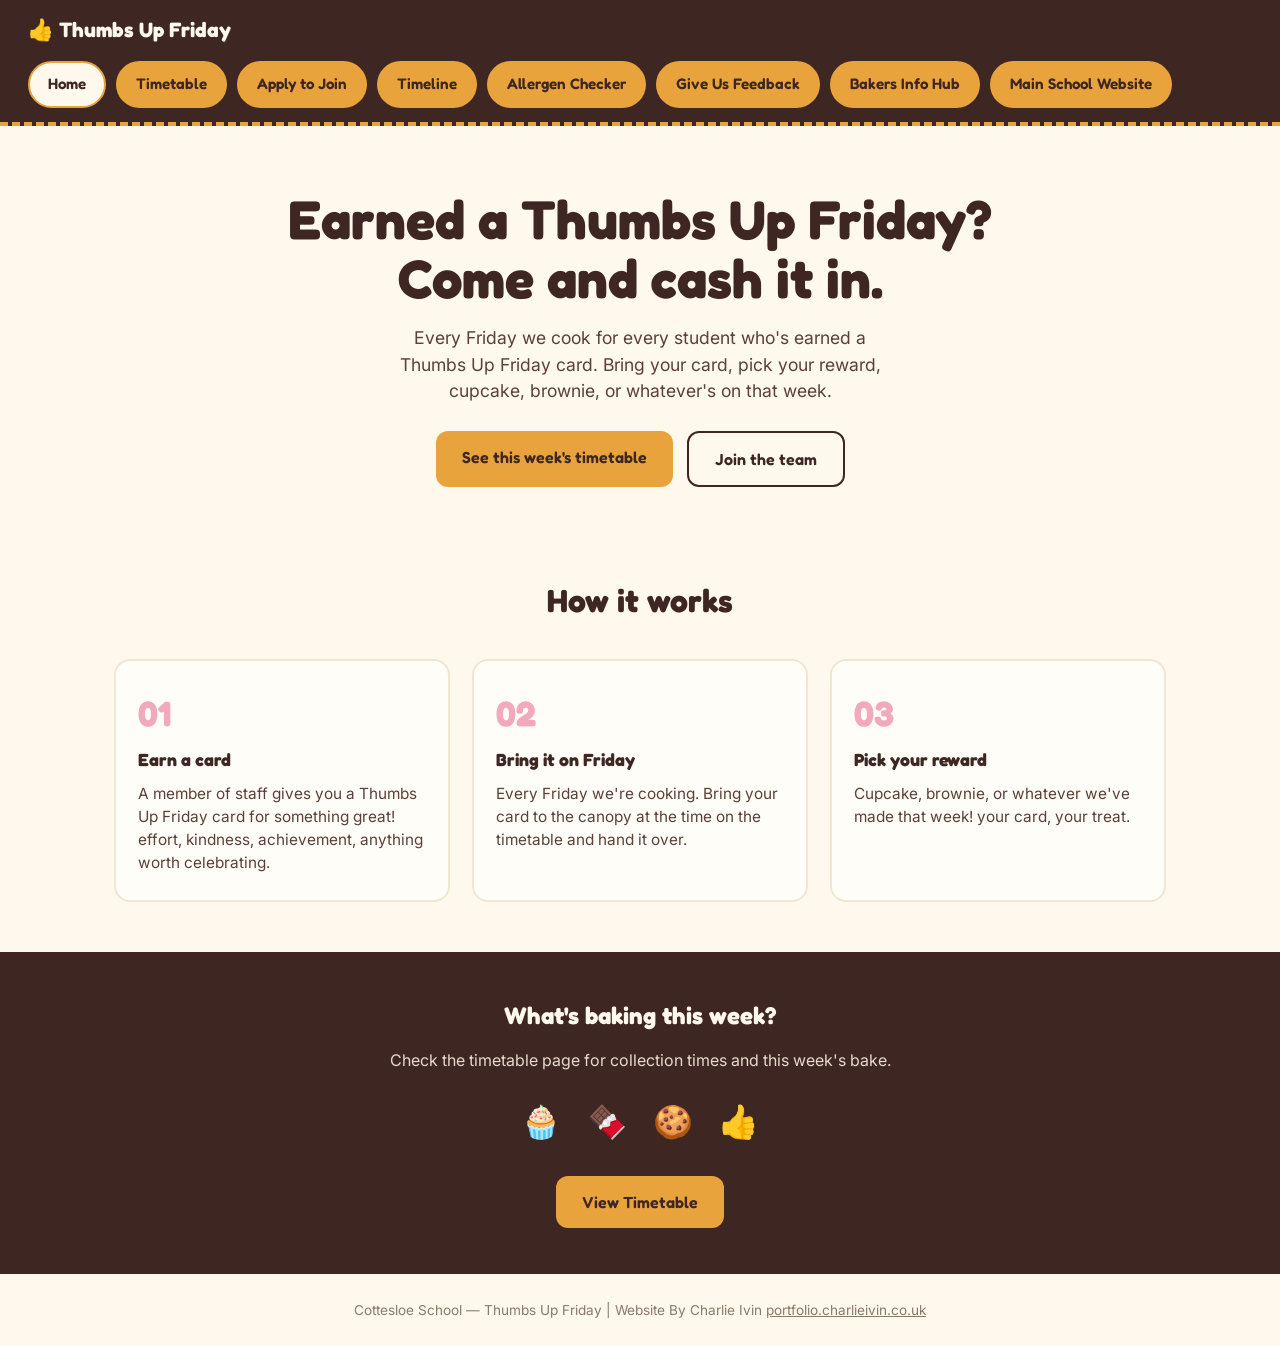
<file: index.html>
<!DOCTYPE html>
<html lang="en">
<head>
<meta charset="UTF-8">
<meta name="viewport" content="width=device-width, initial-scale=1.0">
<title>Thumbs Up Friday</title>
<link rel="preconnect" href="https://fonts.googleapis.com">
<link href="https://fonts.googleapis.com/css2?family=Fredoka:wght@500;600;700&family=Inter:wght@400;500;600&display=swap" rel="stylesheet">
<link rel="stylesheet" href="assets/style.css">
<link rel="icon" type="image/png" href="assets/2.png">

</head>
<body class="page-home">

<nav>
  <div class="brand">👍 Thumbs Up Friday</div>
  <div class="nav-links">
    <a href="index.html" class="current">Home</a>
    <a href="timetable.html">Timetable</a>
    <a href="apply.html">Apply to Join</a>
    <a href="timeline.html">Timeline</a>
  </div>
</nav>

<section class="hero">
  <h1 id="hero-heading"></h1>
  <p class="intro" id="hero-paragraph"></p>
  <div class="cta-row">
    <a class="btn btn-primary" href="timetable.html">See this week's timetable</a>
    <a class="btn btn-outline" href="apply.html">Join the team</a>
  </div>
</section>

<section class="section">
  <h2>How it works</h2>
  <div class="steps" id="steps"></div>
</section>

<section class="treats">
  <h2 id="treats-heading"></h2>
  <p id="treats-text"></p>
  <div class="treat-icons">
    <span>🧁</span>
    <span>🍫</span>
    <span>🍪</span>
    <span>👍</span>
  </div>
  <a class="btn btn-primary" href="timetable.html">View Timetable</a>
</section>

<footer></footer>

<script src="assets/site.js"></script>
<script>
  fetch('content/home.json')
    .then(r => r.json())
    .then(data => {
      document.getElementById('hero-heading').textContent = data.hero_heading;
      document.getElementById('hero-paragraph').textContent = data.hero_paragraph;
      document.getElementById('treats-heading').textContent = data.treats_heading;
      document.getElementById('treats-text').textContent = data.treats_text;

      const stepsEl = document.getElementById('steps');
      data.steps.forEach(step => {
        stepsEl.innerHTML += `
          <div class="step">
            <span class="num">${step.number}</span>
            <h3>${step.title}</h3>
            <p>${step.text}</p>
          </div>`;
      });
    });
</script>

</body>
</html>
</file>
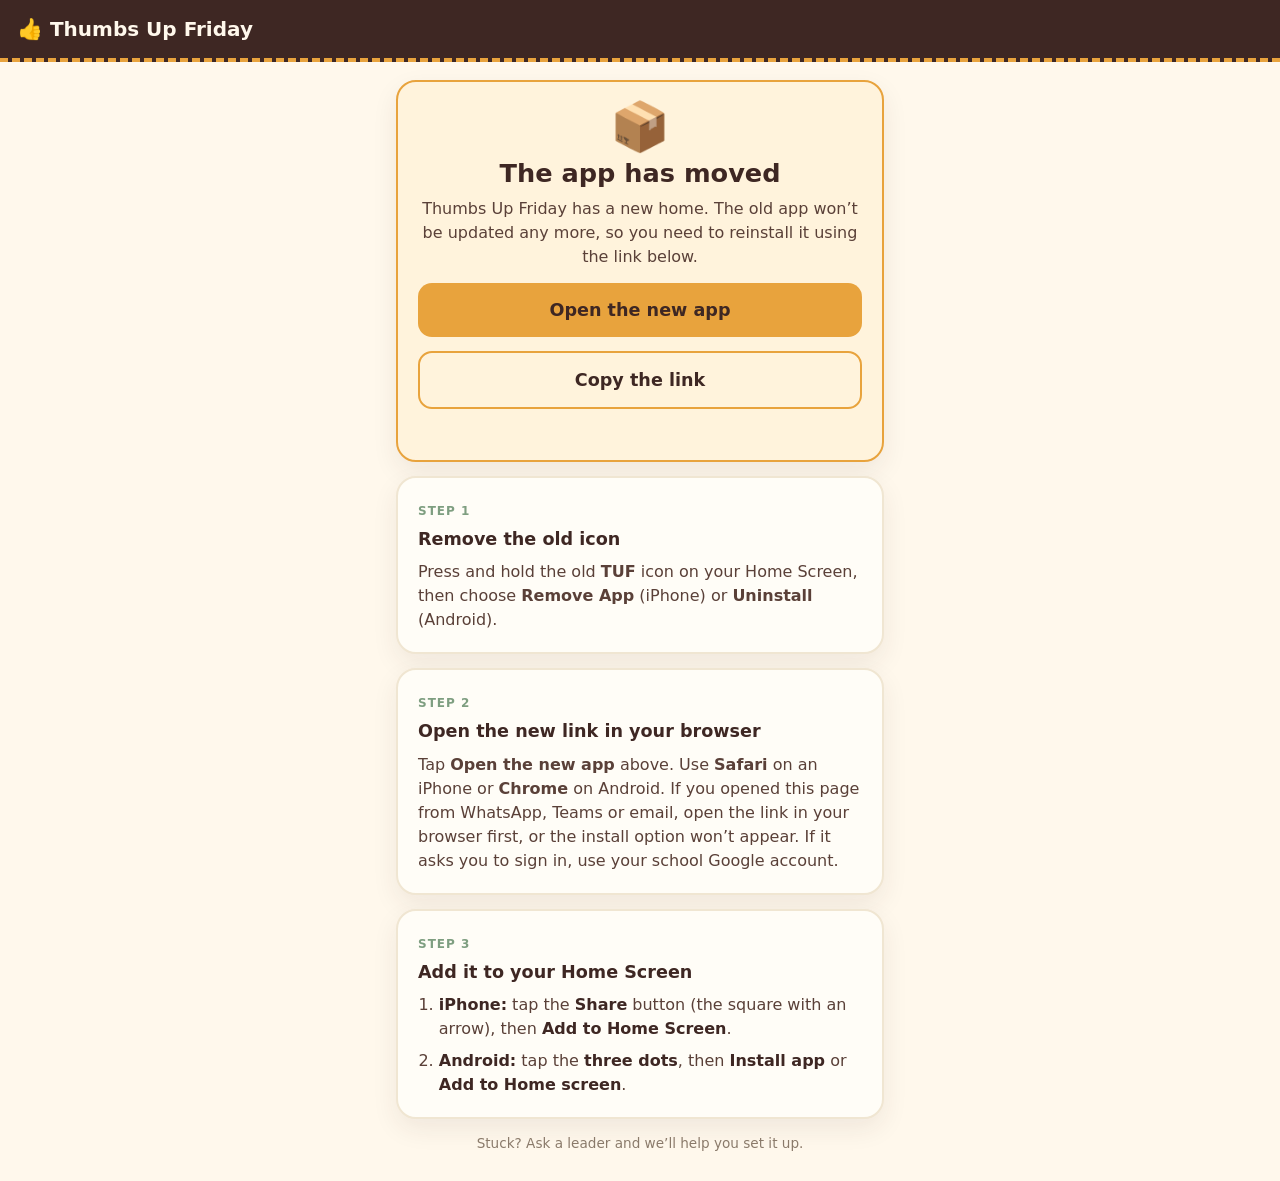
<file: app.html>
<!DOCTYPE html>
<html lang="en">
<head>
<meta charset="UTF-8">
<meta name="viewport" content="width=device-width, initial-scale=1.0, viewport-fit=cover">
<meta name="robots" content="noindex">
<meta name="theme-color" content="#3E2723">
<title>Thumbs Up Friday has moved</title>
<link rel="icon" type="image/png" href="/assets/2.png">
<style>
  *{box-sizing:border-box;margin:0;padding:0}
  html{background:#3E2723}
  body{
    font-family:"Trebuchet MS","Segoe UI",system-ui,sans-serif;
    background:#FFF8EC;
    color:#3E2723;
    line-height:1.5;
    min-height:100vh;
    min-height:100dvh;
  }
  .top{
    background:#3E2723;
    border-bottom:4px dashed #E8A33D;
    color:#FFF8EC;
    padding:calc(14px + env(safe-area-inset-top)) 18px 14px;
    font-size:1.25rem;
    font-weight:800;
  }
  main{
    max-width:520px;
    margin:0 auto;
    padding:18px 16px calc(28px + env(safe-area-inset-bottom));
  }
  main > * + *{margin-top:14px}
  .card{
    background:#FFFDF7;
    border:2px solid #f0e6d2;
    border-radius:20px;
    padding:20px;
    box-shadow:0 10px 26px rgba(62,39,35,.08);
  }
  .hero{text-align:center;background:#FFF3DC;border-color:#E8A33D}
  .hero .logo{font-size:3rem;line-height:1;margin-bottom:8px}
  h1{font-size:1.6rem;line-height:1.2;margin-bottom:8px}
  h2{font-size:1.1rem;margin-bottom:8px}
  p{color:#5a4038}
  .btn{
    display:block;
    width:100%;
    font:inherit;
    font-weight:800;
    font-size:1.1rem;
    text-align:center;
    text-decoration:none;
    padding:14px 20px;
    border:0;
    border-radius:14px;
    background:#E8A33D;
    color:#3E2723;
    cursor:pointer;
    margin-top:14px;
  }
  .btn:active{background:#d4922f}
  .btn.alt{background:none;border:2px solid #E8A33D}
  ol{padding-left:1.3rem;color:#5a4038}
  li{margin-top:8px}
  li strong{color:#3E2723}
  .tag{
    display:inline-block;
    font-size:.75rem;
    font-weight:800;
    letter-spacing:1px;
    text-transform:uppercase;
    color:#7E9E80;
    margin-bottom:6px;
  }
  .small{font-size:.85rem;color:#8a7a6a}
  .ok{color:#2E9E5B;font-weight:800;min-height:1.4em;text-align:center;margin-top:8px}
</style>
</head>
<body>

<header class="top">👍 Thumbs Up Friday</header>

<main>

  <section class="card hero">
    <div class="logo">📦</div>
    <h1>The app has moved</h1>
    <p>Thumbs Up Friday has a new home. The old app won’t be updated any more, so you need to reinstall it using the link below.</p>
    <a class="btn" id="open" href="https://thumbs-up-friday.charlieivin.co.uk/manifest.webmanifest">Open the new app</a>
    <button class="btn alt" id="copy" type="button">Copy the link</button>
    <div class="ok" id="ok" role="status"></div>
  </section>

  <section class="card">
    <span class="tag">Step 1</span>
    <h2>Remove the old icon</h2>
    <p>Press and hold the old <strong>TUF</strong> icon on your Home Screen, then choose <strong>Remove App</strong> (iPhone) or <strong>Uninstall</strong> (Android).</p>
  </section>

  <section class="card">
    <span class="tag">Step 2</span>
    <h2>Open the new link in your browser</h2>
    <p>Tap <strong>Open the new app</strong> above. Use <strong>Safari</strong> on an iPhone or <strong>Chrome</strong> on Android. If you opened this page from WhatsApp, Teams or email, open the link in your browser first, or the install option won’t appear. If it asks you to sign in, use your school Google account.</p>
  </section>

  <section class="card">
    <span class="tag">Step 3</span>
    <h2>Add it to your Home Screen</h2>
    <ol>
      <li><strong>iPhone:</strong> tap the <strong>Share</strong> button (the square with an arrow), then <strong>Add to Home Screen</strong>.</li>
      <li><strong>Android:</strong> tap the <strong>three dots</strong>, then <strong>Install app</strong> or <strong>Add to Home screen</strong>.</li>
    </ol>
  </section>

  <p class="small" style="text-align:center">Stuck? Ask a leader and we’ll help you set it up.</p>

</main>

<script>
(function () {
  var LINK = 'https://thumbs-up-friday.charlieivin.co.uk/manifest.webmanifest';
  var ok = document.getElementById('ok');
  function done(good) {
    ok.textContent = good ? 'Link copied!' : 'Couldn’t copy. Tap Open the new app instead.';
  }
  document.getElementById('copy').addEventListener('click', function () {
    if (navigator.clipboard && navigator.clipboard.writeText) {
      navigator.clipboard.writeText(LINK).then(function () { done(true); }, function () { done(false); });
      return;
    }
    var t = document.createElement('textarea');
    t.value = LINK;
    t.style.cssText = 'position:fixed;opacity:0';
    document.body.appendChild(t);
    t.select();
    var good = false;
    try { good = document.execCommand('copy'); } catch (e) {}
    t.remove();
    done(good);
  });
})();
</script>

</body>
</html>
</file>
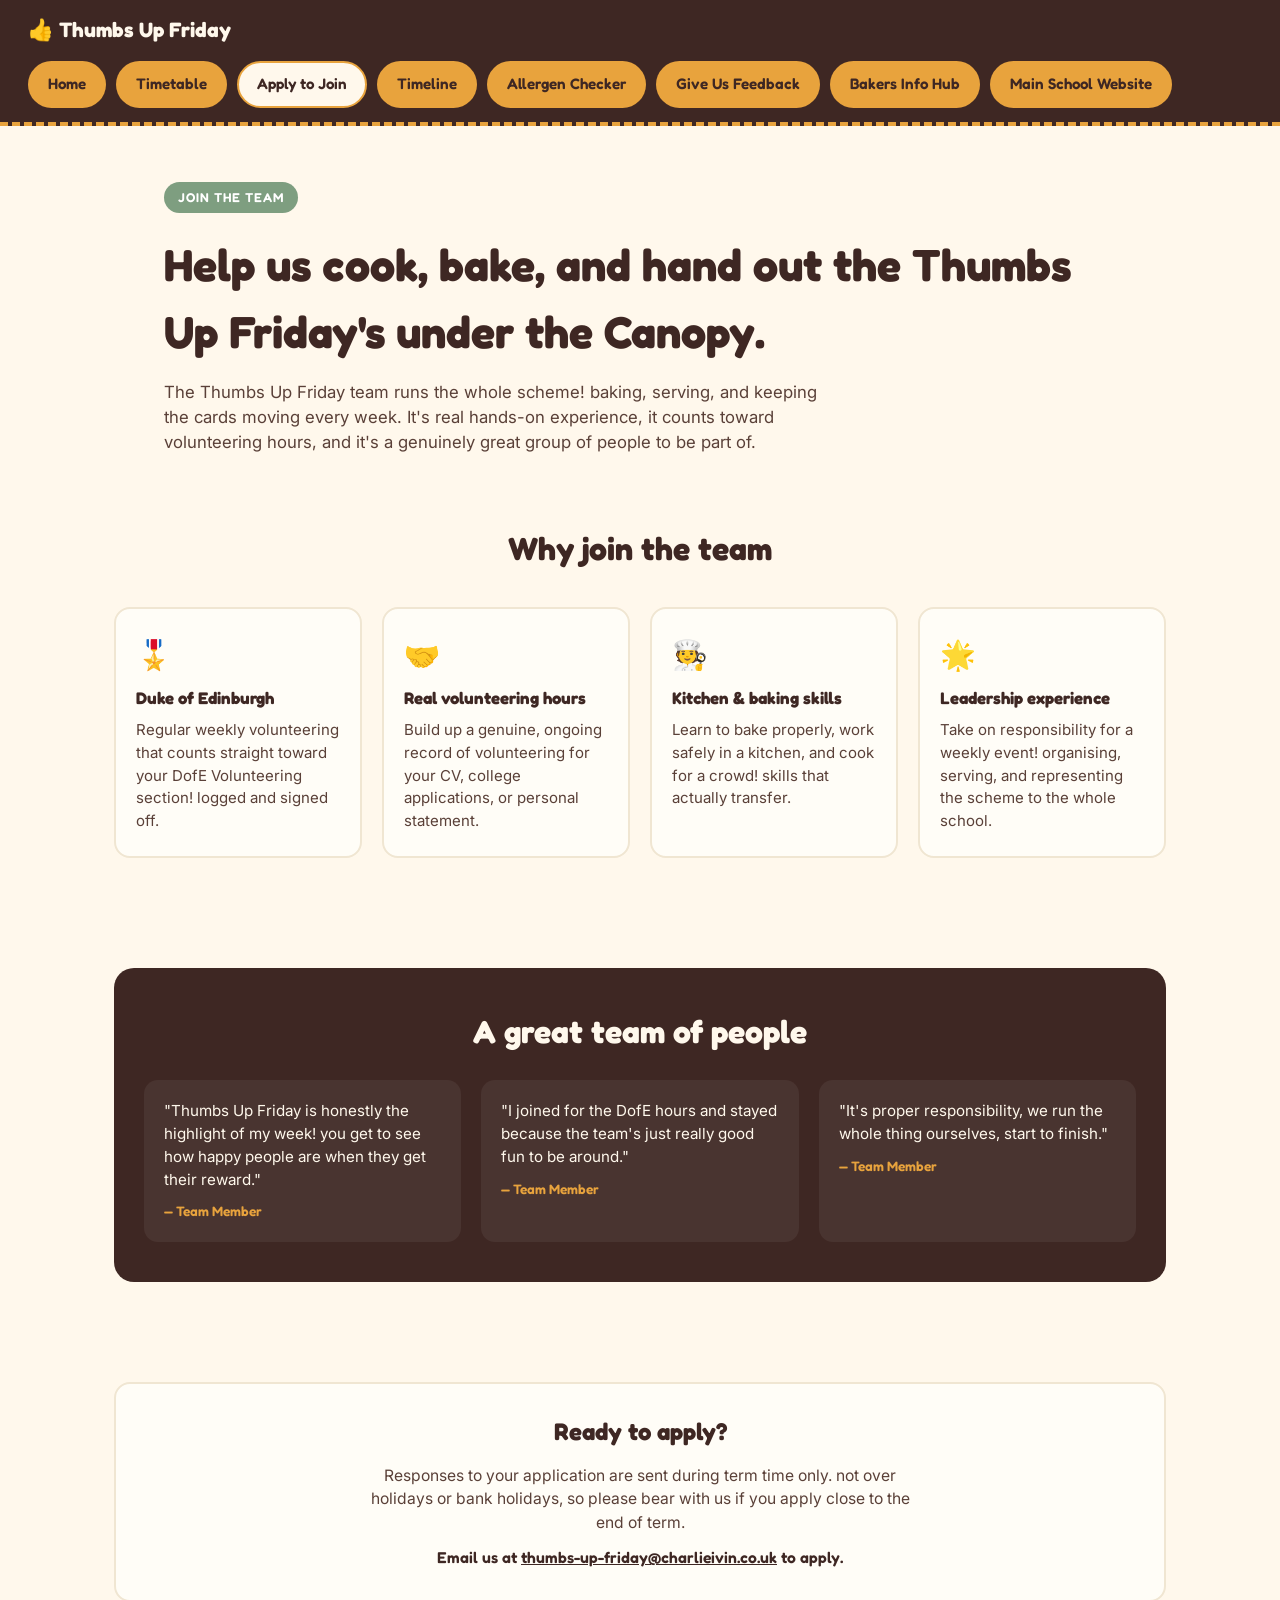
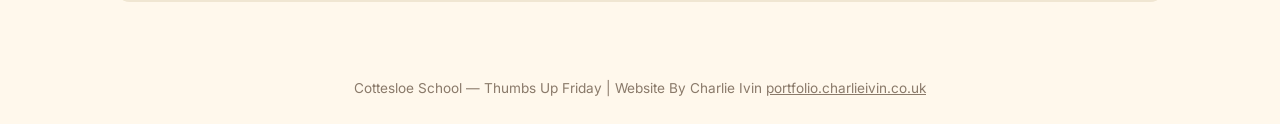
<file: apply.html>
<!DOCTYPE html>
<html lang="en">
<head>
<meta charset="UTF-8">
<meta name="viewport" content="width=device-width, initial-scale=1.0">
<title>Apply to Join — Thumbs Up Friday</title>
<link rel="preconnect" href="https://fonts.googleapis.com">
<link href="https://fonts.googleapis.com/css2?family=Fredoka:wght@500;600;700&family=Inter:wght@400;500;600&display=swap" rel="stylesheet">
<link rel="stylesheet" href="assets/style.css">
<link rel="icon" type="image/png" href="assets/2.png">
</head>
<body class="page-apply">

<nav>
  <div class="brand">👍 Thumbs Up Friday</div>
  <div class="nav-links">
    <a href="index.html">Home</a>
    <a href="timetable.html">Timetable</a>
    <a href="apply.html" class="current">Apply to Join</a>
    <a href="timeline.html">Timeline</a>
  </div>
</nav>

<section class="hero">
  <span class="eyebrow">Join the team</span>
  <h1 id="hero-heading"></h1>
  <p class="intro" id="intro"></p>
</section>

<section class="section">
  <h2>Why join the team</h2>
  <div class="why-grid" id="why-grid"></div>
</section>

<section class="section">
  <div class="team-strip">
    <h2>A great team of people</h2>
    <div class="quotes" id="quotes"></div>
  </div>
</section>

<section class="section">
  <div class="apply-box">
    <h2>Ready to apply?</h2>
    <p id="apply-note"></p>
    <p class="apply-email">Email us at <a id="apply-email" href="#"></a> to apply.</p>
  </div>
</section>

<footer></footer>

<script src="assets/site.js"></script>
<script>
  fetch('content/apply.json')
    .then(r => r.json())
    .then(data => {
      document.getElementById('hero-heading').textContent = data.hero_heading;
      document.getElementById('intro').textContent = data.intro;
      document.getElementById('apply-note').textContent = data.apply_note;

      const emailEl = document.getElementById('apply-email');
      emailEl.href = `mailto:${data.apply_email}`;
      emailEl.textContent = data.apply_email;

      const whyGrid = document.getElementById('why-grid');
      data.why_cards.forEach(card => {
        whyGrid.innerHTML += `
          <div class="why-card">
            <span class="icon">${card.icon}</span>
            <h3>${card.title}</h3>
            <p>${card.text}</p>
          </div>`;
      });

      const quotesEl = document.getElementById('quotes');
      data.quotes.forEach(item => {
        quotesEl.innerHTML += `
          <div class="quote">
            "${item.quote}"
            <span class="who">— ${item.name}</span>
          </div>`;
      });
    });
</script>

</body>
</html>
</file>
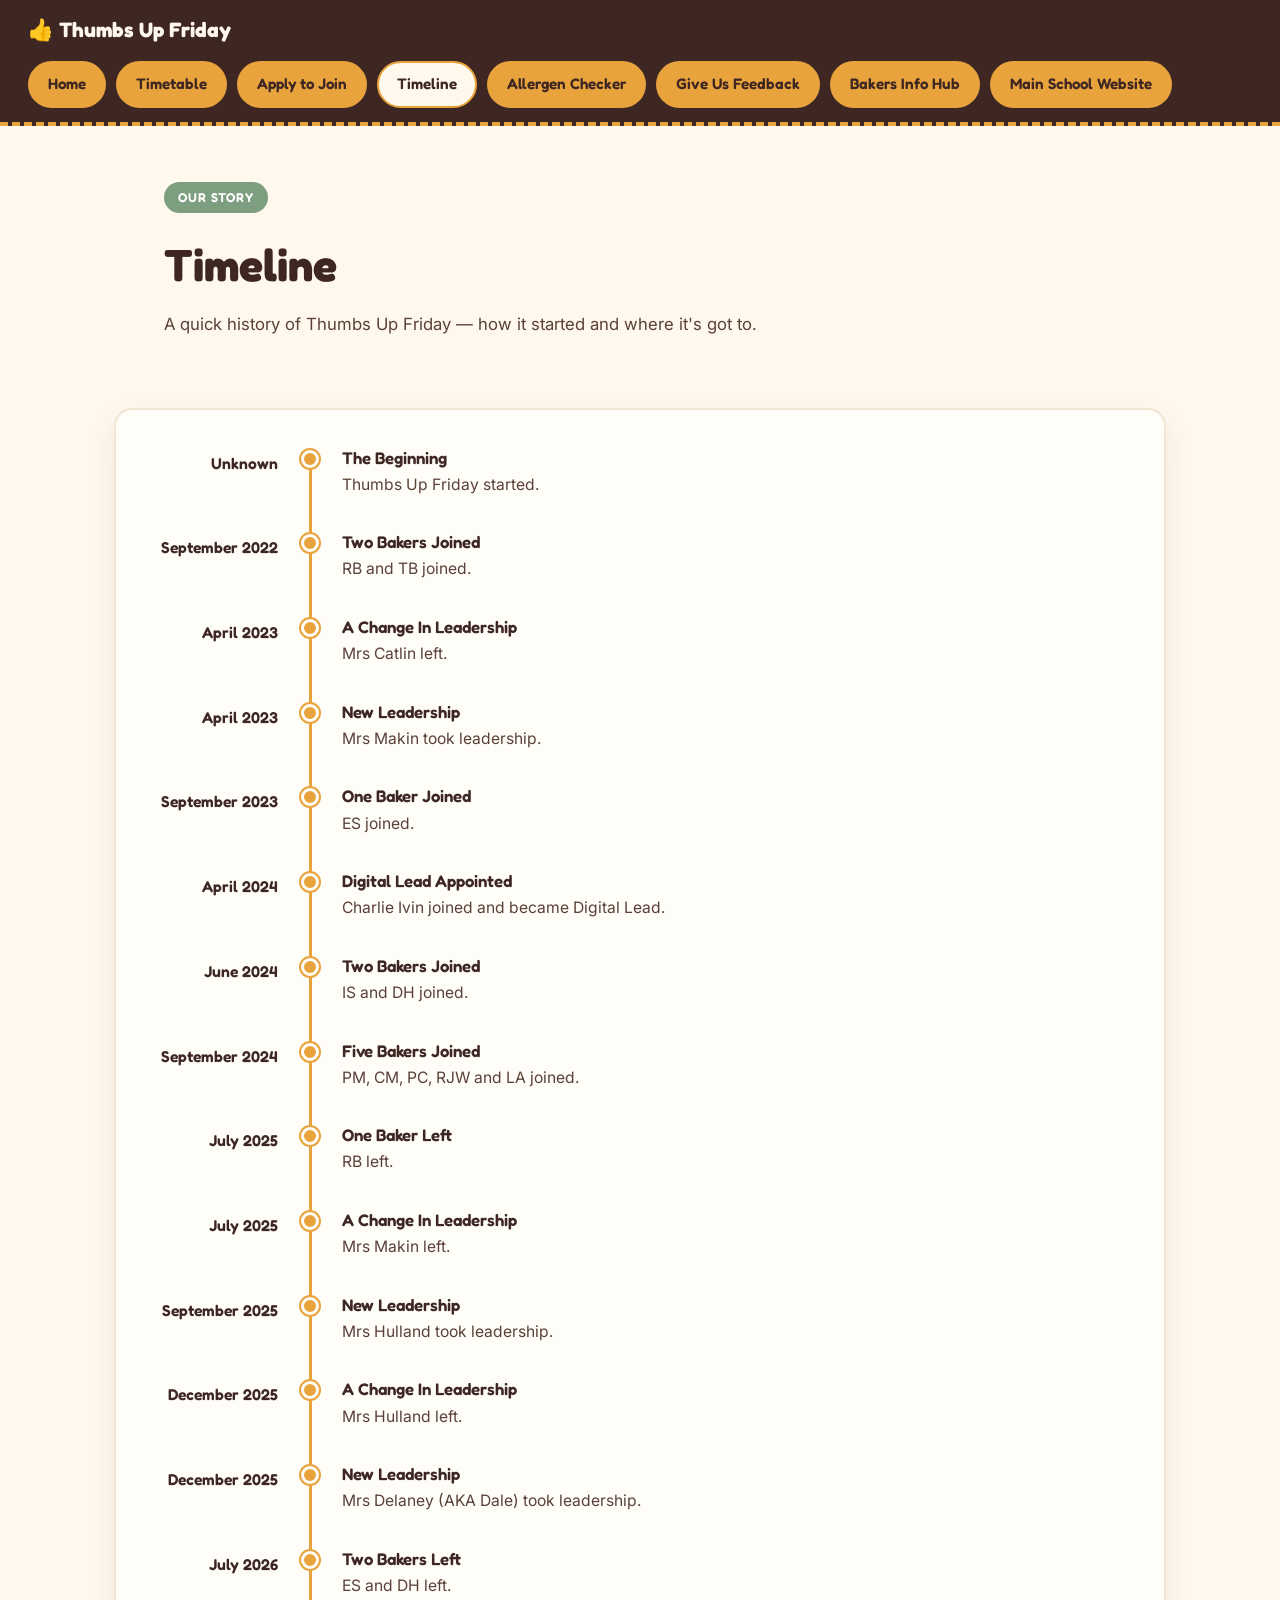
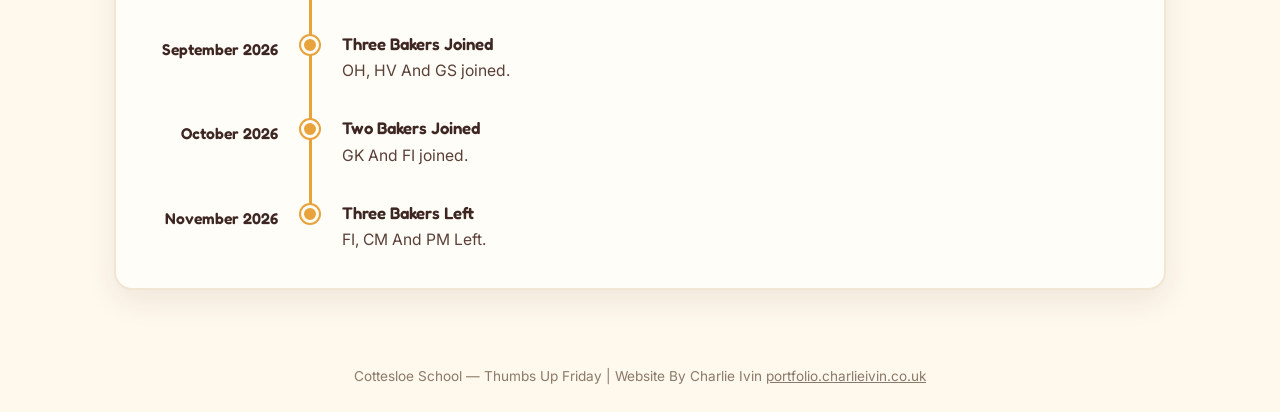
<file: timeline.html>
<!DOCTYPE html>
<html lang="en">
<head>
<meta charset="UTF-8">
<meta name="viewport" content="width=device-width, initial-scale=1.0">
<title>Timeline — Thumbs Up Friday</title>
<link rel="preconnect" href="https://fonts.googleapis.com">
<link href="https://fonts.googleapis.com/css2?family=Fredoka:wght@500;600;700&family=Inter:wght@400;500;600&display=swap" rel="stylesheet">
<link rel="stylesheet" href="assets/style.css">
<link rel="icon" type="image/png" href="assets/2.png">
</head>
<body class="page-timeline">

<nav>
  <div class="brand">👍 Thumbs Up Friday</div>
  <div class="nav-links">
    <a href="index.html">Home</a>
    <a href="timetable.html">Timetable</a>
    <a href="apply.html">Apply to Join</a>
    <a href="timeline.html" class="current">Timeline</a>
  </div>
</nav>

<section class="hero">
  <span class="eyebrow">Our Story</span>
  <h1>Timeline</h1>
  <p class="intro">A quick history of Thumbs Up Friday — how it started and where it's got to.</p>
</section>

<section class="section">
  <div class="timeline-box">
    <div class="timeline" id="timeline"></div>
  </div>
</section>

<footer></footer>

<script src="assets/site.js"></script>
<script>
  fetch('content/timeline.json')
    .then(r => r.json())
    .then(data => {
      const timelineEl = document.getElementById('timeline');
      data.events.forEach(event => {
        timelineEl.innerHTML += `
          <div class="tl-row">
            <div class="tl-date">${event.date}</div>
            <div class="tl-line"><span class="tl-dot"></span></div>
            <div class="tl-event"><strong>${event.title}</strong>${event.text}</div>
          </div>`;
      });
    });
</script>

</body>
</html>
</file>
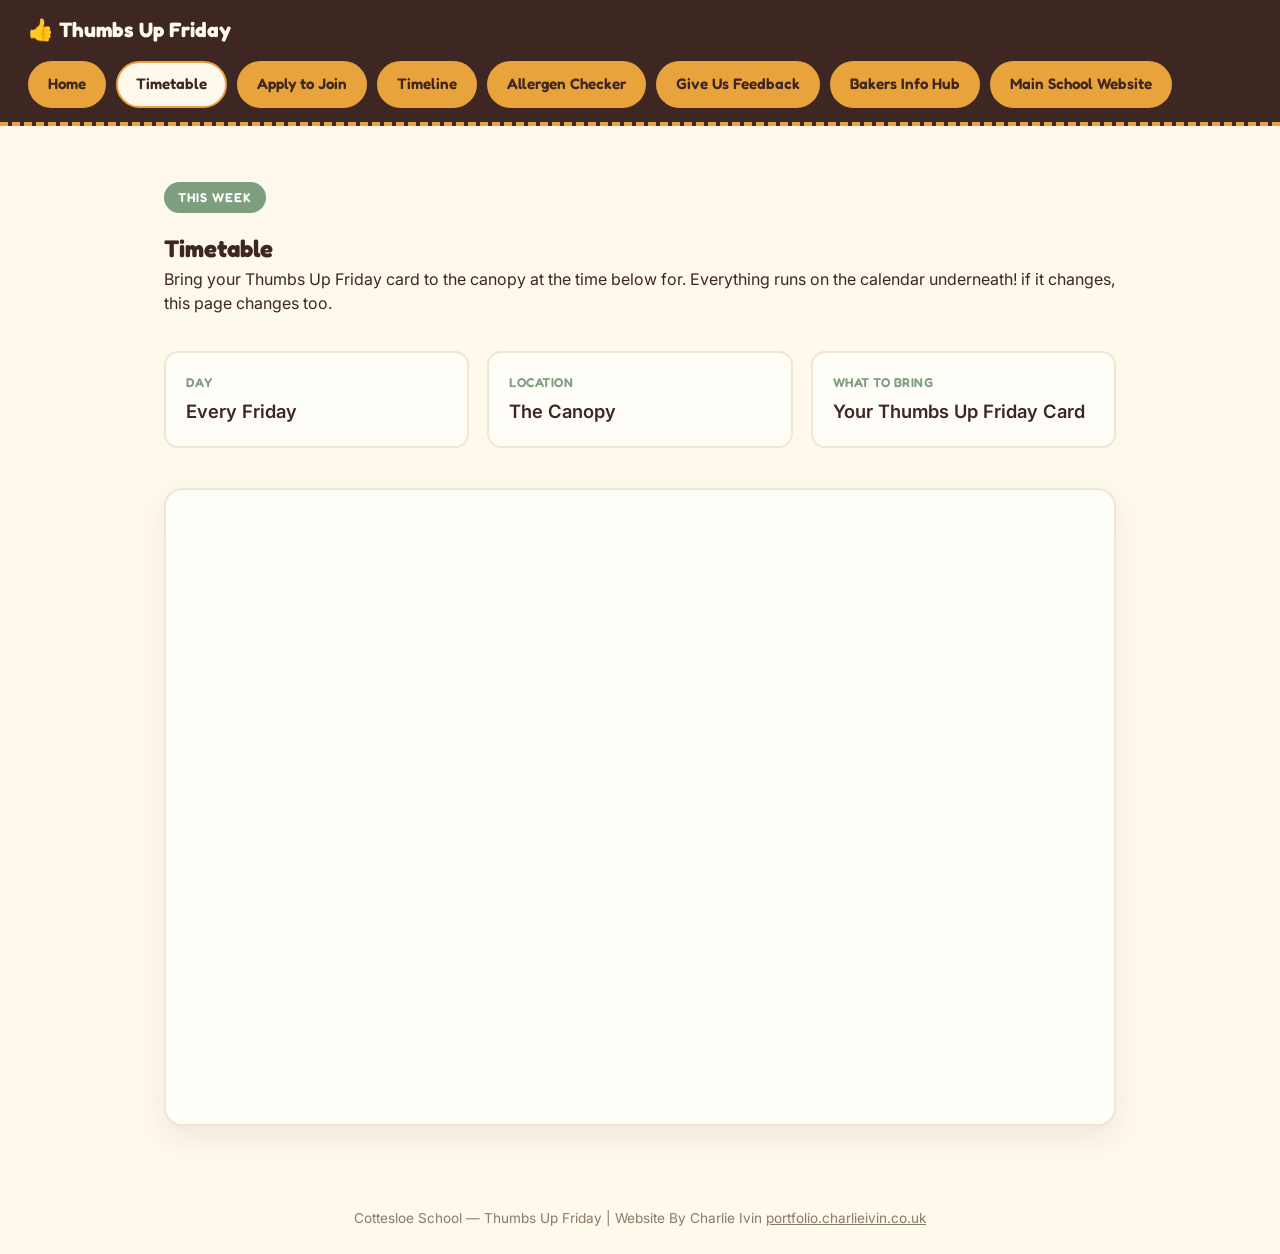
<file: timetable.html>
<!DOCTYPE html>
<html lang="en">
<head>
<meta charset="UTF-8">
<meta name="viewport" content="width=device-width, initial-scale=1.0">
<title>Timetable — Thumbs Up Friday</title>
<link rel="preconnect" href="https://fonts.googleapis.com">
<link href="https://fonts.googleapis.com/css2?family=Fredoka:wght@500;600;700&family=Inter:wght@400;500;600&display=swap" rel="stylesheet">
<link rel="stylesheet" href="assets/style.css">
<link rel="icon" type="image/png" href="assets/2.png">
</head>
<body class="page-timetable">

<nav>
  <div class="brand">👍 Thumbs Up Friday</div>
  <div class="nav-links">
    <a href="index.html">Home</a>
    <a href="timetable.html" class="current">Timetable</a>
    <a href="apply.html">Apply to Join</a>
    <a href="timeline.html">Timeline</a>
  </div>
</nav>

<section class="timetable-section">
  <span class="eyebrow">This Week</span>
  <h1>Timetable</h1>
  <p class="intro" id="intro"></p>

  <div class="info-strip">
    <div class="info-card">
      <div class="label">Day</div>
      <div class="value" id="day"></div>
    </div>
    <div class="info-card">
      <div class="label">Location</div>
      <div class="value" id="location"></div>
    </div>
    <div class="info-card">
      <div class="label">What to bring</div>
      <div class="value" id="what-to-bring"></div>
    </div>
  </div>

  <div class="calendar-wrap">
    <iframe id="calendar-iframe" style="border: 0" width="800" height="600" frameborder="0" scrolling="no"></iframe>
  </div>
</section>

<footer></footer>

<script src="assets/site.js"></script>
<script>
  fetch('content/timetable.json')
    .then(r => r.json())
    .then(data => {
      document.getElementById('intro').textContent = data.intro;
      document.getElementById('day').textContent = data.day;
      document.getElementById('location').textContent = data.location;
      document.getElementById('what-to-bring').textContent = data.what_to_bring;
      document.getElementById('calendar-iframe').src = data.calendar_embed_url;
    });
</script>

</body>
</html>
</file>
<file: assets/style.css>
:root{
  --cream:#FFF8EC;
  --choc:#3E2723;
  --mustard:#E8A33D;
  --icing:#F2A9BB;
  --sage:#7E9E80;
  --card-bg:#FFFDF7;
}
*{box-sizing:border-box;margin:0;padding:0;}
body{
  font-family:'Inter',sans-serif;
  background:var(--cream);
  color:var(--choc);
  line-height:1.5;
}
h1,h2,h3,.brand{font-family:'Fredoka',sans-serif;}

/* NAV */
nav{
  display:flex;
  align-items:center;
  justify-content:space-between;
  flex-wrap:wrap;
  gap:16px;
  background:var(--choc);
  padding:14px 28px;
  position:sticky;
  top:0;
  z-index:50;
  border-bottom:4px dashed var(--mustard);
}
.brand{
  color:var(--cream);
  font-size:1.3rem;
  font-weight:700;
  display:flex;
  align-items:center;
  gap:8px;
}
.nav-links{display:flex;gap:10px;flex-wrap:wrap;}
.nav-links a{
  text-decoration:none;
  color:var(--choc);
  background:var(--mustard);
  font-family:'Fredoka',sans-serif;
  font-weight:600;
  font-size:0.95rem;
  padding:10px 18px;
  border-radius:999px;
  border:2px solid transparent;
  transition:transform .15s ease, background .15s ease;
}
.nav-links a:hover{background:var(--icing);transform:translateY(-2px);}
.nav-links a.current{background:var(--cream);border-color:var(--mustard);}

/* HERO (shared) */
.hero{
  max-width:1000px;
  margin:0 auto;
  padding:56px 24px 20px;
}
.eyebrow{
  display:inline-block;
  background:var(--sage);
  color:#fff;
  font-family:'Fredoka',sans-serif;
  font-weight:600;
  font-size:0.8rem;
  letter-spacing:1px;
  text-transform:uppercase;
  padding:6px 14px;
  border-radius:999px;
  margin-bottom:18px;
}
.hero h1{font-size:clamp(2rem,4.5vw,2.8rem);margin-bottom:14px;}
.hero .intro{max-width:62ch;color:#5a4038;font-size:1.05rem;}

/* Home page hero is centered and narrower */
body.page-home .hero{
  max-width:800px;
  padding:64px 24px 40px;
  text-align:center;
}
body.page-home .hero h1{
  font-size:clamp(2.2rem,5vw,3.4rem);
  line-height:1.08;
  margin-bottom:18px;
}
body.page-home .hero .intro{
  font-size:1.1rem;
  max-width:46ch;
  margin:0 auto 26px;
}
body.page-home .cta-row{display:flex;gap:14px;flex-wrap:wrap;justify-content:center;}

.btn{
  font-family:'Fredoka',sans-serif;
  font-weight:600;
  text-decoration:none;
  padding:14px 26px;
  border-radius:12px;
  display:inline-block;
  font-size:1rem;
}
.btn-primary{background:var(--mustard);color:var(--choc);}
.btn-primary:hover{background:#d4922f;}
.btn-outline{border:2px solid var(--choc);color:var(--choc);}
.btn-outline:hover{background:var(--choc);color:var(--cream);}

/* GENERIC SECTION */
.section{
  max-width:1100px;
  margin:0 auto;
  padding:50px 24px;
}
.section h2{font-size:2rem;margin-bottom:34px;text-align:center;}

/* HOW IT WORKS (home) */
.steps{
  display:grid;
  grid-template-columns:repeat(auto-fit,minmax(220px,1fr));
  gap:22px;
}
.step{
  background:var(--card-bg);
  border-radius:16px;
  padding:26px 22px;
  border:2px solid #f0e6d2;
}
.step .num{
  font-family:'Fredoka',sans-serif;
  font-weight:700;
  font-size:2.2rem;
  color:var(--icing);
  margin-bottom:8px;
  display:block;
}
.step h3{font-size:1.1rem;margin-bottom:8px;}
.step p{color:#5a4038;font-size:0.96rem;}

/* TREATS STRIP (home) */
.treats{
  background:var(--choc);
  color:var(--cream);
  padding:46px 24px;
  text-align:center;
}
.treats h2{color:var(--cream);margin-bottom:14px;}
.treats p{max-width:60ch;margin:0 auto 26px;color:#e8d9cc;}
.treat-icons{
  display:flex;
  justify-content:center;
  gap:26px;
  font-size:2rem;
  margin-bottom:30px;
  flex-wrap:wrap;
}

/* TIMETABLE */
.timetable-section{
  max-width:1000px;
  margin:0 auto;
  padding:56px 24px;
}
.info-strip{
  display:grid;
  grid-template-columns:repeat(auto-fit,minmax(200px,1fr));
  gap:18px;
  margin:36px 0 40px;
}
.info-card{
  background:var(--card-bg);
  border:2px solid #f0e6d2;
  border-radius:14px;
  padding:20px;
}
.info-card .label{
  font-family:'Fredoka',sans-serif;
  font-weight:600;
  color:var(--sage);
  font-size:0.8rem;
  text-transform:uppercase;
  letter-spacing:0.5px;
  margin-bottom:6px;
}
.info-card .value{font-size:1.15rem;font-weight:600;}
.calendar-wrap{
  background:var(--card-bg);
  border:2px solid #f0e6d2;
  border-radius:18px;
  padding:14px;
  box-shadow:0 12px 30px rgba(62,39,35,0.08);
}
.calendar-wrap iframe{width:100%;height:600px;border:0;border-radius:10px;}

/* APPLY PAGE */
.why-grid{
  display:grid;
  grid-template-columns:repeat(auto-fit,minmax(220px,1fr));
  gap:20px;
}
.why-card{
  background:var(--card-bg);
  border:2px solid #f0e6d2;
  border-radius:16px;
  padding:24px 20px;
}
.why-card .icon{font-size:1.8rem;display:block;margin-bottom:10px;}
.why-card h3{font-size:1.05rem;margin-bottom:8px;}
.why-card p{font-size:0.94rem;color:#5a4038;}

.team-strip{
  background:var(--choc);
  color:var(--cream);
  border-radius:20px;
  padding:40px 30px;
  margin-top:10px;
}
.team-strip h2{color:var(--cream);margin-bottom:24px;}
.quotes{
  display:grid;
  grid-template-columns:repeat(auto-fit,minmax(230px,1fr));
  gap:20px;
}
.quote{
  background:rgba(255,255,255,0.06);
  border-radius:14px;
  padding:20px;
  font-size:0.95rem;
}
.quote .who{
  display:block;
  margin-top:10px;
  font-family:'Fredoka',sans-serif;
  font-weight:600;
  color:var(--mustard);
  font-size:0.85rem;
}

.apply-box{
  background:var(--card-bg);
  border:2px solid #f0e6d2;
  border-radius:16px;
  padding:30px 26px;
  text-align:center;
}
.apply-box h2{font-size:1.5rem;margin-bottom:14px;}
.apply-box p{color:#5a4038;font-size:0.98rem;max-width:56ch;margin:0 auto 12px;}
.apply-box .apply-email{font-family:'Fredoka',sans-serif;font-weight:600;color:var(--choc);margin-bottom:0;}
.apply-box .apply-email a{color:var(--choc);}

/* TIMELINE */
.timeline-box{
  background:var(--card-bg);
  border:2px solid #f0e6d2;
  border-radius:18px;
  padding:36px 28px;
  box-shadow:0 12px 30px rgba(62,39,35,0.08);
}
.timeline{display:grid;grid-template-columns:150px 32px 1fr;}
.tl-row{display:contents;}
.tl-date{
  font-family:'Fredoka',sans-serif;
  font-weight:600;
  font-size:0.98rem;
  color:var(--choc);
  padding:6px 16px 6px 0;
  text-align:right;
}
.tl-line{position:relative;display:flex;justify-content:center;}
.tl-line::before{
  content:"";
  position:absolute;
  top:0;
  bottom:0;
  width:3px;
  background:var(--mustard);
}
.tl-dot{
  position:relative;
  z-index:2;
  width:18px;
  height:18px;
  border-radius:50%;
  background:var(--mustard);
  border:3px solid var(--card-bg);
  box-shadow:0 0 0 2px var(--mustard);
  margin-top:4px;
}
.tl-row:first-child .tl-line::before{top:14px;}
.tl-row:last-child .tl-line::before{bottom:auto;height:14px;}
.tl-event{padding:0 0 34px 16px;font-size:0.98rem;color:#5a4038;}
.tl-row:last-child .tl-event{padding-bottom:0;}
.tl-event strong{
  display:block;
  color:var(--choc);
  font-family:'Fredoka',sans-serif;
  font-weight:600;
  font-size:1.05rem;
  margin-bottom:2px;
}

footer{
  text-align:center;
  padding:26px;
  font-size:0.85rem;
  color:#8a7a6a;
}

@media (max-width:600px){
  nav{padding:12px 16px;}
  .nav-links a{padding:8px 14px;font-size:0.88rem;}
  .calendar-wrap iframe{height:480px;}
  .timeline{grid-template-columns:90px 26px 1fr;}
  .tl-date{font-size:0.85rem;}
  .timeline-box{padding:26px 16px;}
}
</file>
